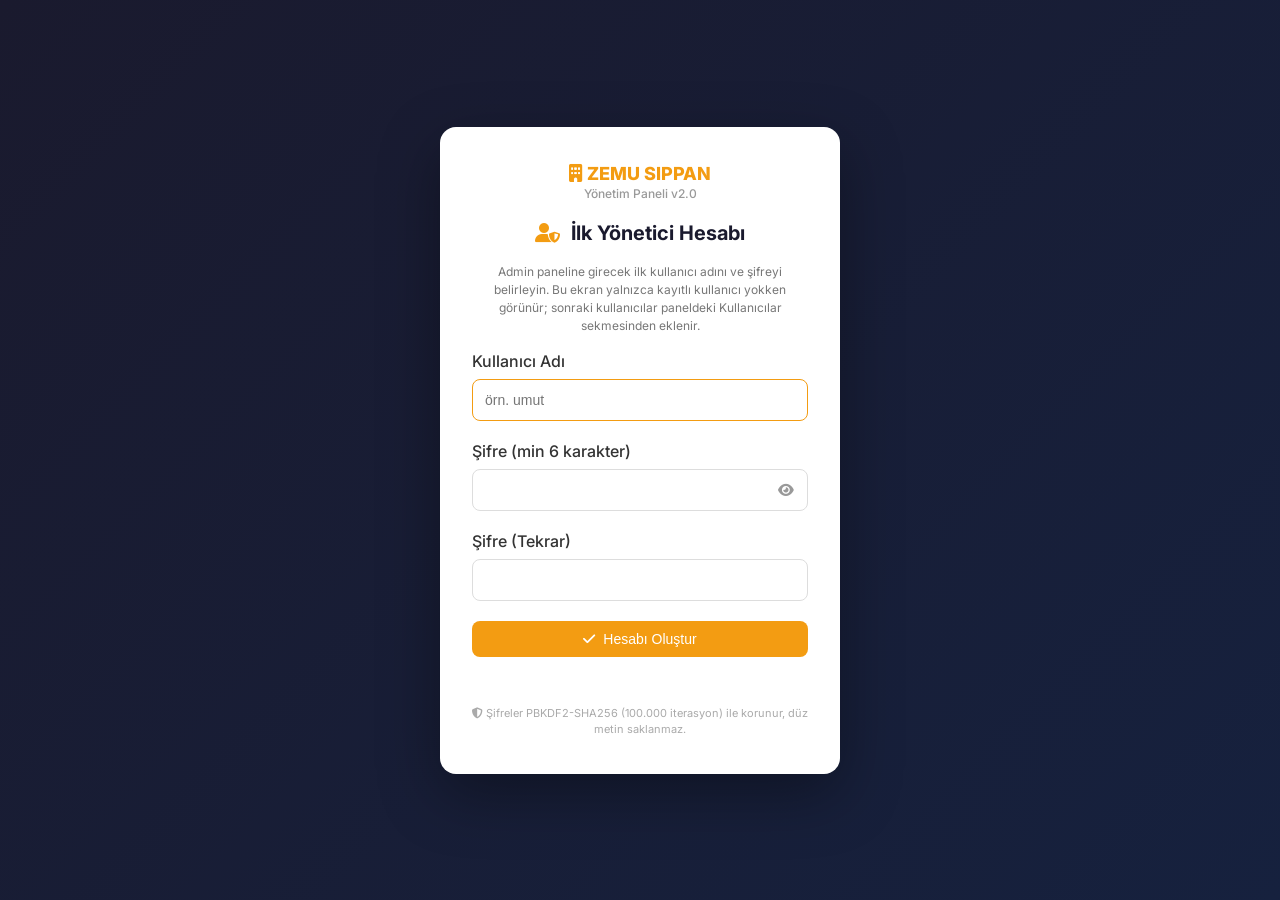
<file: admin/index.html>
﻿<!DOCTYPE html>
<html lang="tr">
<head>
    <meta charset="UTF-8">
    <meta name="viewport" content="width=device-width, initial-scale=1.0">
    <meta name="robots" content="noindex, nofollow">
    <title>Admin Panel - ZEMU SIPPAN</title>
    <link href="https://fonts.googleapis.com/css2?family=Inter:wght@300;400;500;600;700;800&display=swap" rel="stylesheet">
    <link rel="stylesheet" href="https://cdnjs.cloudflare.com/ajax/libs/font-awesome/6.4.0/css/all.min.css">
    <link rel="stylesheet" href="admin.css">
</head>
<body>
    <!-- ══════════ KİLİT EKRANI (giriş yapılmadan panel görünmez) ══════════ -->
    <div class="auth-overlay" id="auth-overlay">
        <div class="auth-card">
            <div class="auth-logo"><i class="fas fa-building"></i> ZEMU SIPPAN <span>Yönetim Paneli v2.0</span></div>
            <div id="login-form">
                <h2><i class="fas fa-lock"></i> Giriş Yap</h2>
                <div class="form-group">
                    <label>Kullanıcı Adı</label>
                    <input type="text" id="auth-username" autocomplete="username" placeholder="kullanıcı adınız">
                </div>
                <div class="form-group">
                    <label>Şifre</label>
                    <div class="password-wrap">
                        <input type="password" id="auth-password" autocomplete="current-password" placeholder="şifreniz">
                        <button type="button" class="eye-btn" onclick="togglePassword('auth-password', this)"><i class="fas fa-eye"></i></button>
                    </div>
                </div>
                <label class="remember-row"><input type="checkbox" id="auth-remember"> 7 gün boyunca beni hatırla</label>
                <button class="btn btn-primary btn-block" onclick="attemptLogin()"><i class="fas fa-right-to-bracket"></i> Giriş Yap</button>
                <div class="auth-error" id="auth-lock" style="display:none"></div>
                <div class="auth-error" id="auth-error"></div>
            </div>
            <div id="register-form" style="display:none">
                <h2><i class="fas fa-user-shield"></i> İlk Yönetici Hesabı</h2>
                <p class="auth-sub">Admin paneline girecek ilk kullanıcı adını ve şifreyi belirleyin. Bu ekran yalnızca kayıtlı kullanıcı yokken görünür; sonraki kullanıcılar paneldeki Kullanıcılar sekmesinden eklenir.</p>
                <div class="form-group">
                    <label>Kullanıcı Adı</label>
                    <input type="text" id="reg-username" autocomplete="username" placeholder="örn. umut">
                </div>
                <div class="form-group">
                    <label>Şifre (min 6 karakter)</label>
                    <div class="password-wrap">
                        <input type="password" id="reg-password" autocomplete="new-password">
                        <button type="button" class="eye-btn" onclick="togglePassword('reg-password', this)"><i class="fas fa-eye"></i></button>
                    </div>
                </div>
                <div class="form-group">
                    <label>Şifre (Tekrar)</label>
                    <input type="password" id="reg-password2" autocomplete="new-password">
                </div>
                <button class="btn btn-primary btn-block" onclick="registerFirstUser()"><i class="fas fa-check"></i> Hesabı Oluştur</button>
                <div class="auth-error" id="reg-error"></div>
            </div>
            <p class="auth-hint"><i class="fas fa-shield-halved"></i> Şifreler PBKDF2-SHA256 (100.000 iterasyon) ile korunur, düz metin saklanmaz.</p>
        </div>
    </div>

    <div class="admin-container" id="admin-container" style="visibility:hidden">
        <aside class="sidebar">
            <div class="sidebar-header">
                <h1><i class="fas fa-building"></i> ZEMU SIPPAN</h1>
                <p>Admin Panel v2.0</p>
            </div>
            <nav>
                <div class="nav-item active" data-section="dashboard"><i class="fas fa-home"></i><span>Dashboard</span></div>
                <div class="nav-item" data-section="categories"><i class="fas fa-folder"></i><span>Kategoriler</span></div>
                <div class="nav-item" data-section="projects"><i class="fas fa-project-diagram"></i><span>Projeler</span></div>
                <div class="nav-item" data-section="site-settings"><i class="fas fa-cog"></i><span>Site Ayarları</span></div>
                <div class="nav-item" data-section="users"><i class="fas fa-users"></i><span>Kullanıcılar</span></div>
                <div class="nav-item" data-section="export"><i class="fas fa-download"></i><span>Kod Dışa Aktar</span></div>
            </nav>
            <div class="sidebar-user">
                <span id="sidebar-username"><i class="fas fa-user-circle"></i> -</span>
                <button class="btn-logout" onclick="logout()" title="Çıkış Yap"><i class="fas fa-sign-out-alt"></i></button>
            </div>
        </aside>
        <main class="main-content">
            <section id="dashboard" class="section active">
                <div class="page-header"><h2>Dashboard</h2><p>Site istatistikleri ve hızlı işlemler</p></div>
                <div class="stats-grid">
                    <div class="stat-card"><div class="icon orange"><i class="fas fa-folder"></i></div><h4 id="stat-categories">0</h4><p>Kategori</p></div>
                    <div class="stat-card"><div class="icon blue"><i class="fas fa-project-diagram"></i></div><h4 id="stat-projects">0</h4><p>Proje</p></div>
                    <div class="stat-card"><div class="icon green"><i class="fas fa-language"></i></div><h4>2</h4><p>Dil (TR/EN)</p></div>
                    <div class="stat-card"><div class="icon purple"><i class="fas fa-clock"></i></div><h4 id="stat-last-update">-</h4><p>Son Güncelleme</p></div>
                </div>
                <div class="card">
                    <div class="card-header"><h3><i class="fas fa-bolt"></i> Hızlı İşlemler</h3></div>
                    <div style="display: flex; gap: 10px; flex-wrap: wrap;">
                        <button class="btn btn-primary" onclick="showSection('categories'); openCategoryModal();"><i class="fas fa-plus"></i> Yeni Kategori</button>
                        <button class="btn btn-primary" onclick="showSection('projects'); openProjectModal();"><i class="fas fa-plus"></i> Yeni Proje</button>
                        <button class="btn btn-secondary" onclick="showSection('export'); generateExport();"><i class="fas fa-download"></i> Kodu İndir</button>
                        <button class="btn btn-secondary" onclick="resetData()"><i class="fas fa-undo"></i> Sıfırla</button>
                    </div>
                </div>
            </section>
            <section id="categories" class="section">
                <div class="page-header"><h2>Kategori Yönetimi</h2><p>Kategorileri ekleyin, düzenleyin ve silin</p></div>
                <div class="card">
                    <div class="card-header"><h3>Tüm Kategoriler</h3><button class="btn btn-primary btn-sm" onclick="openCategoryModal()"><i class="fas fa-plus"></i> Yeni Ekle</button></div>
                    <div class="table-container"><table><thead><tr><th>Sıra</th><th>ID</th><th>Türkçe</th><th>İngilizce</th><th>Proje</th><th>İşlemler</th></tr></thead><tbody id="categories-table"></tbody></table></div>
                </div>
            </section>
            <section id="projects" class="section">
                <div class="page-header"><h2>Proje Yönetimi</h2><p>Projeleri ekleyin, düzenleyin ve yönetin</p></div>
                <div class="card">
                    <div class="card-header"><h3>Tüm Projeler</h3><button class="btn btn-primary btn-sm" onclick="openProjectModal()"><i class="fas fa-plus"></i> Yeni Ekle</button></div>
                    <div class="table-container"><table><thead><tr><th>Görsel</th><th>Başlık (TR)</th><th>Kategori</th><th>Fiyat</th><th>İşlemler</th></tr></thead><tbody id="projects-table"></tbody></table></div>
                </div>
            </section>
            <section id="site-settings" class="section">
                <div class="page-header"><h2>Site Ayarları</h2><p>Genel site ayarlarını düzenleyin</p></div>
                <div class="card">
                    <h3 style="margin-bottom: 20px;">İletişim Bilgileri</h3>
                    <div class="form-row">
                        <div class="form-group"><label>Telefon</label><input type="text" id="setting-phone" placeholder="+90 507 880 76 07"></div>
                        <div class="form-group"><label>E-posta</label><input type="email" id="setting-email" placeholder="info@zemusippan.com"></div>
                    </div>
                    <div class="form-group"><label>Adres</label><input type="text" id="setting-address" placeholder="Sakarya, Türkiye"></div>
                    <div class="form-row">
                        <div class="form-group"><label>Facebook</label><input type="url" id="setting-facebook" placeholder="https://facebook.com/..."></div>
                        <div class="form-group"><label>Instagram</label><input type="url" id="setting-instagram" placeholder="https://instagram.com/..."></div>
                    </div>
                    <button class="btn btn-primary" onclick="saveSiteSettings()"><i class="fas fa-save"></i> Kaydet</button>
                </div>
                <div class="card">
                    <h3 style="margin-bottom: 20px;">Hero (Ana Sayfa) Alanı</h3>
                    <div class="form-row">
                        <div class="form-group"><label>Slogan (TR)</label><input type="text" id="setting-slogan-tr" placeholder="Mimari tasarımlara bağlı kalıyoruz."></div>
                        <div class="form-group"><label>Slogan (EN)</label><input type="text" id="setting-slogan-en" placeholder="Pushing architectural boundaries."></div>
                    </div>
                    <div class="form-group"><label>Alt Slogan (TR)</label><textarea id="setting-subslogan-tr" placeholder="Yapısal yalıtımlı SIP panel teknolojisi..."></textarea></div>
                    <div class="form-group"><label>Alt Slogan (EN)</label><textarea id="setting-subslogan-en" placeholder="Using structural insulated SIP panel technology..."></textarea></div>
                    <button class="btn btn-primary" onclick="saveHeroSettings()"><i class="fas fa-save"></i> Kaydet</button>
                </div>
            </section>
            <section id="users" class="section">
                <div class="page-header"><h2>Kullanıcı Yönetimi</h2><p>Admin paneline giriş yapabilen kullanıcılar</p></div>
                <div class="card">
                    <div class="card-header"><h3>Kayıtlı Kullanıcılar</h3><button class="btn btn-primary btn-sm" onclick="openUserModal('add')"><i class="fas fa-user-plus"></i> Kullanıcı Ekle</button></div>
                    <div class="table-container"><table><thead><tr><th>Kullanıcı Adı</th><th>Oluşturulma</th><th>İşlemler</th></tr></thead><tbody id="users-table"></tbody></table></div>
                </div>
                <div class="card" style="background: #fff3e0; border: 1px solid #ffe0b2;">
                    <h3 style="color: #e65100; margin-bottom: 10px;"><i class="fas fa-shield-halved"></i> Güvenlik</h3>
                    <ul style="color: #bf360c; padding-left: 20px; line-height: 1.8;">
                        <li>Şifreler PBKDF2-SHA256 (100.000 iterasyon) + rastgele salt ile saklanır, düz metin asla saklanmaz</li>
                        <li>5 hatalı girişte hesap 5 dakika kilitlenir</li>
                        <li>30 dakika hareketsizlikte otomatik çıkış yapılır</li>
                        <li>Son kalan kullanıcı silinemez; kendi hesabınızı da silemezsiniz</li>
                    </ul>
                </div>
            </section>
            <section id="export" class="section">
                <div class="page-header"><h2>Kod Dışa Aktarma</h2><p>Değişiklikleri indirin ve sitenize uygulayın</p></div>
                <div class="card">
                    <div class="card-header"><h3><i class="fas fa-file-code"></i> Dosyaları İndir</h3></div>
                    <p style="color: #666; margin-bottom: 20px;">Aşağıdaki butonlarla güncellenmiş dosyaları indirin ve sitenizin <code>config/</code> klasörüne koyun.</p>
                    <div style="display: flex; gap: 10px; flex-wrap: wrap; margin-bottom: 20px;">
                        <button class="btn btn-primary" onclick="downloadFile('site.json')"><i class="fas fa-download"></i> site.json</button>
                        <button class="btn btn-primary" onclick="downloadFile('categories.json')"><i class="fas fa-download"></i> categories.json</button>
                        <button class="btn btn-primary" onclick="downloadFile('projects.json')"><i class="fas fa-download"></i> projects.json</button>
                        <button class="btn btn-primary" onclick="downloadFile('i18n.json')"><i class="fas fa-download"></i> i18n.json</button>
                    </div>
                </div>
                <div class="card">
                    <div class="card-header"><h3><i class="fas fa-code"></i> Kod Önizleme</h3></div>
                    <div class="export-tabs"><div class="export-tab active" data-file="site.json">site.json</div><div class="export-tab" data-file="categories.json">categories.json</div><div class="export-tab" data-file="projects.json">projects.json</div><div class="export-tab" data-file="i18n.json">i18n.json</div></div>
                    <div class="code-export" id="code-preview">// Kod burada görünecek...</div>
                    <button class="btn btn-primary" style="margin-top: 15px;" onclick="copyCode()"><i class="fas fa-copy"></i> Kopyala</button>
                </div>
                <div class="card" style="background: #fff3e0; border: 1px solid #ffe0b2;">
                    <h3 style="color: #e65100; margin-bottom: 15px;"><i class="fas fa-exclamation-triangle"></i> Önemli Notlar</h3>
                    <ul style="color: #bf360c; padding-left: 20px; line-height: 1.8;">
                        <li>Görselleri <code>images/</code> klasörüne manuel olarak koyun</li>
                        <li>Görsel alanlarına sadece dosya adını yazın (ör: <code>proje-1.jpg</code>) veya tam URL yapıştırın</li>
                        <li>Değişikliklerden sonra dosyaları indirip sitenize yükleyin</li>
                    </ul>
                </div>
            </section>
        </main>
    </div>
    <div class="modal-overlay" id="category-modal">
        <div class="modal">
            <div class="modal-header"><h3 id="category-modal-title">Yeni Kategori Ekle</h3><button class="modal-close" onclick="closeModal('category-modal')">&times;</button></div>
            <input type="hidden" id="category-edit-id">
            <div class="form-group"><label>Kategori ID (boş = TR addan otomatik üretilir)</label><input type="text" id="category-id-input" placeholder="konutlar"></div>
            <div class="form-group"><label>Türkçe Ad</label><input type="text" id="category-tr" placeholder="Konutlar"></div>
            <div class="form-group"><label>İngilizce Ad</label><input type="text" id="category-en" placeholder="Houses"></div>
            <div class="form-group"><label>Alt Öğeler (kategori alt sayfaları — opsiyonel, ID boşsa otomatik)</label><div id="category-items-list"></div><button type="button" class="btn btn-secondary btn-sm" onclick="addCategoryItemRow()"><i class="fas fa-plus"></i> Alt Öğe Ekle</button></div>
            <button class="btn btn-primary" onclick="saveCategory()"><i class="fas fa-save"></i> Kaydet</button>
        </div>
    </div>
    <div class="modal-overlay" id="project-modal">
        <div class="modal" style="max-width: 800px;">
            <div class="modal-header"><h3 id="project-modal-title">Yeni Proje Ekle</h3><button class="modal-close" onclick="closeModal('project-modal')">&times;</button></div>
            <input type="hidden" id="project-edit-id">
            <div class="tabs"><div class="tab active" data-project-tab="general">Genel</div><div class="tab" data-project-tab="images">Görseller</div><div class="tab" data-project-tab="details">Detaylar</div></div>
            <div id="project-tab-general" class="project-tab active">
                <div class="form-row">
                    <div class="form-group"><label>Proje ID (boş = başlıktan otomatik)</label><input type="text" id="project-id" placeholder="proje-yeni"></div>
                    <div class="form-group"><label>Kategori</label><select id="project-category"></select></div>
                </div>
                <div class="form-group"><label>Başlık (TR)</label><input type="text" id="project-title-tr" placeholder="Proje Adı"></div>
                <div class="form-group"><label>Başlık (EN)</label><input type="text" id="project-title-en" placeholder="Project Name"></div>
                <div class="form-row">
                    <div class="form-group"><label>Fiyat (€)</label><input type="number" id="project-price" placeholder="25000"></div>
                    <div class="form-group"><label>Metrekare (m²)</label><input type="number" id="project-sqm" placeholder="100"></div>
                </div>
            </div>
            <div id="project-tab-images" class="project-tab" style="display: none;">
                <div class="form-group"><label>Ana Görsel — dosya adı yazın (otomatik images/ öneki eklenir) veya tam URL</label><input type="text" id="project-main-image" placeholder="proje-adi.jpg veya https://..." list="image-suggestions" autocomplete="off"><datalist id="image-suggestions"></datalist><div class="image-preview" id="main-image-preview"><div class="placeholder"><i class="fas fa-image"></i><br>Görsel URL veya dosya adı</div></div></div>
                <div class="form-group"><label>Galeri Görselleri (her satıra dosya adı veya URL — images/ öneki otomatik)</label><textarea id="project-gallery" rows="5" placeholder="proje-1.jpg&#10;proje-2.jpg&#10;https://images.unsplash.com/..."></textarea></div>
            </div>
            <div id="project-tab-details" class="project-tab" style="display: none;">
                <div class="form-group"><label>Açıklama (TR)</label><textarea id="project-desc-tr" placeholder="Proje açıklaması..."></textarea></div>
                <div class="form-group"><label>Açıklama (EN)</label><textarea id="project-desc-en" placeholder="Project description..."></textarea></div>
                <div class="form-group"><label>Özellikler (her satıra: icon|tr|en)</label><textarea id="project-features" rows="5" placeholder="fa-bed|3 Yatak Odası|3 Bedrooms&#10;fa-bath|2 Banyo|2 Bathrooms"></textarea></div>
            </div>
            <div style="margin-top: 20px;"><button class="btn btn-primary" onclick="saveProject()"><i class="fas fa-save"></i> Kaydet</button></div>
        </div>
    </div>
    <div class="modal-overlay" id="user-modal">
        <div class="modal" style="max-width: 480px;">
            <div class="modal-header"><h3 id="user-modal-title">Kullanıcı Ekle</h3><button class="modal-close" onclick="closeModal('user-modal')">&times;</button></div>
            <input type="hidden" id="user-mode">
            <input type="hidden" id="user-target">
            <div class="form-group" id="user-username-field">
                <label>Kullanıcı Adı</label>
                <input type="text" id="user-username" placeholder="örn. umut">
            </div>
            <div class="form-group" id="user-old-field" style="display:none">
                <label>Mevcut Şifreniz</label>
                <div class="password-wrap">
                    <input type="password" id="user-old-pass">
                    <button type="button" class="eye-btn" onclick="togglePassword('user-old-pass', this)"><i class="fas fa-eye"></i></button>
                </div>
            </div>
            <div class="form-group">
                <label>Şifre (min 6 karakter)</label>
                <div class="password-wrap">
                    <input type="password" id="user-new-pass">
                    <button type="button" class="eye-btn" onclick="togglePassword('user-new-pass', this)"><i class="fas fa-eye"></i></button>
                </div>
            </div>
            <div class="form-group">
                <label>Şifre (Tekrar)</label>
                <input type="password" id="user-new-pass2">
            </div>
            <button class="btn btn-primary" onclick="saveUserForm()"><i class="fas fa-save"></i> Kaydet</button>
            <div class="auth-error" id="user-modal-error"></div>
        </div>
    </div>
    <div class="toast" id="toast"></div>
    <script src="admin.js"></script>
    <script type="module">
        // Yedek: JSON config dosyaları yüklenemezse config.js'ten devam edilir
        import { siteConfig } from '../config.js';
        window.FALLBACK_CONFIG = siteConfig;
    </script>
    <script src="auth.js"></script>
</body>
</html>
</file>
<file: admin/admin.css>
﻿* { margin: 0; padding: 0; box-sizing: border-box; }
body { font-family: 'Inter', sans-serif; background: #f5f5f5; }
.admin-container { display: flex; min-height: 100vh; }
.sidebar { width: 260px; background: #1a1a2e; color: white; padding: 20px 0; position: fixed; height: 100vh; overflow-y: auto; }
.sidebar-header { padding: 0 20px 30px; border-bottom: 1px solid #2d2d44; margin-bottom: 20px; }
.sidebar-header h1 { font-size: 20px; font-weight: 700; color: #f39c12; }
.sidebar-header p { font-size: 12px; color: #888; margin-top: 5px; }
.nav-item { display: flex; align-items: center; padding: 12px 20px; cursor: pointer; transition: all 0.2s; border-left: 3px solid transparent; }
.nav-item:hover, .nav-item.active { background: #2d2d44; border-left-color: #f39c12; }
.nav-item i { width: 24px; margin-right: 12px; font-size: 16px; }
.nav-item span { font-size: 14px; font-weight: 500; }
.main-content { flex: 1; margin-left: 260px; padding: 30px; }
.page-header { margin-bottom: 30px; }
.page-header h2 { font-size: 28px; font-weight: 700; color: #1a1a2e; }
.page-header p { color: #666; margin-top: 5px; }
.card { background: white; border-radius: 12px; padding: 24px; margin-bottom: 20px; box-shadow: 0 2px 10px rgba(0,0,0,0.05); }
.card-header { display: flex; justify-content: space-between; align-items: center; margin-bottom: 20px; }
.card-header h3 { font-size: 18px; font-weight: 600; }
.btn { padding: 10px 20px; border-radius: 8px; border: none; cursor: pointer; font-weight: 500; font-size: 14px; transition: all 0.2s; display: inline-flex; align-items: center; gap: 8px; }
.btn-primary { background: #f39c12; color: white; }
.btn-primary:hover { background: #e67e22; }
.btn-secondary { background: #e0e0e0; color: #333; }
.btn-secondary:hover { background: #d0d0d0; }
.btn-danger { background: #e74c3c; color: white; }
.btn-danger:hover { background: #c0392b; }
.btn-sm { padding: 6px 12px; font-size: 12px; }
.form-group { margin-bottom: 20px; }
.form-group label { display: block; font-weight: 500; margin-bottom: 8px; color: #333; }
.form-group input, .form-group textarea, .form-group select { width: 100%; padding: 12px; border: 1px solid #ddd; border-radius: 8px; font-size: 14px; transition: border-color 0.2s; }
.form-group input:focus, .form-group textarea:focus, .form-group select:focus { outline: none; border-color: #f39c12; }
.form-group textarea { resize: vertical; min-height: 100px; }
.form-row { display: grid; grid-template-columns: 1fr 1fr; gap: 20px; }
.table-container { overflow-x: auto; }
table { width: 100%; border-collapse: collapse; }
th, td { padding: 12px; text-align: left; border-bottom: 1px solid #eee; }
th { background: #f9f9f9; font-weight: 600; color: #333; }
td { color: #666; }
tr:hover { background: #f9f9f9; }
.tabs { display: flex; border-bottom: 2px solid #eee; margin-bottom: 20px; }
.tab { padding: 12px 24px; cursor: pointer; font-weight: 500; color: #666; border-bottom: 2px solid transparent; transition: all 0.2s; }
.tab:hover, .tab.active { color: #f39c12; border-bottom-color: #f39c12; }
.section { display: none; }
.section.active { display: block; }
.image-preview { width: 100%; max-width: 300px; height: 200px; border: 2px dashed #ddd; border-radius: 8px; display: flex; align-items: center; justify-content: center; margin-top: 10px; overflow: hidden; }
.image-preview img { width: 100%; height: 100%; object-fit: cover; }
.image-preview .placeholder { color: #999; text-align: center; }
.image-preview .placeholder i { font-size: 40px; margin-bottom: 10px; }
.stats-grid { display: grid; grid-template-columns: repeat(4, 1fr); gap: 20px; margin-bottom: 30px; }
.stat-card { background: white; border-radius: 12px; padding: 20px; box-shadow: 0 2px 10px rgba(0,0,0,0.05); }
.stat-card .icon { width: 50px; height: 50px; border-radius: 10px; display: flex; align-items: center; justify-content: center; font-size: 20px; margin-bottom: 15px; }
.stat-card .icon.orange { background: #fff3e0; color: #f39c12; }
.stat-card .icon.blue { background: #e3f2fd; color: #2196f3; }
.stat-card .icon.green { background: #e8f5e9; color: #4caf50; }
.stat-card .icon.purple { background: #f3e5f5; color: #9c27b0; }
.stat-card h4 { font-size: 24px; font-weight: 700; color: #1a1a2e; }
.stat-card p { color: #666; font-size: 14px; }
.modal-overlay { position: fixed; top: 0; left: 0; right: 0; bottom: 0; background: rgba(0,0,0,0.5); display: none; align-items: center; justify-content: center; z-index: 1000; }
.modal-overlay.active { display: flex; }
.modal { background: white; border-radius: 12px; padding: 30px; max-width: 600px; width: 90%; max-height: 90vh; overflow-y: auto; }
.modal-header { display: flex; justify-content: space-between; align-items: center; margin-bottom: 20px; }
.modal-header h3 { font-size: 20px; font-weight: 600; }
.modal-close { background: none; border: none; font-size: 24px; cursor: pointer; color: #999; }
.toast { position: fixed; bottom: 30px; right: 30px; background: #333; color: white; padding: 15px 25px; border-radius: 8px; display: none; z-index: 1001; }
.toast.show { display: block; animation: slideIn 0.3s ease; }
.toast.success { background: #27ae60; }
.toast.error { background: #e74c3c; }
@keyframes slideIn { from { transform: translateY(100px); opacity: 0; } to { transform: translateY(0); opacity: 1; } }
.code-export { background: #1a1a2e; color: #a9b7c6; padding: 20px; border-radius: 8px; font-family: 'Courier New', monospace; font-size: 12px; max-height: 400px; overflow-y: auto; white-space: pre-wrap; margin-top: 20px; }
.export-tabs { display: flex; gap: 10px; margin-bottom: 15px; }
.export-tab { padding: 8px 16px; background: #333; border-radius: 5px; cursor: pointer; font-size: 12px; }
.export-tab.active { background: #f39c12; color: white; }
.project-tab { display: none; }
.project-tab.active { display: block; }

/* ══════════ KİLİT EKRANI (Auth) ══════════ */
.auth-overlay { position: fixed; top: 0; left: 0; right: 0; bottom: 0; background: linear-gradient(135deg, #1a1a2e 0%, #16213e 100%); display: flex; align-items: center; justify-content: center; z-index: 5000; }
.auth-overlay.hidden { display: none; }
.auth-card { background: white; width: 400px; max-width: 92%; border-radius: 16px; padding: 36px 32px; box-shadow: 0 20px 60px rgba(0,0,0,0.35); animation: authIn 0.35s ease; }
@keyframes authIn { from { transform: translateY(20px) scale(0.97); opacity: 0; } to { transform: none; opacity: 1; } }
.auth-logo { text-align: center; font-weight: 800; color: #f39c12; font-size: 18px; margin-bottom: 20px; }
.auth-logo span { display: block; font-size: 12px; color: #999; font-weight: 500; margin-top: 2px; }
.auth-card h2 { text-align: center; color: #1a1a2e; font-size: 20px; margin-bottom: 18px; }
.auth-card h2 i { color: #f39c12; margin-right: 6px; }
.auth-sub { font-size: 12px; color: #777; text-align: center; margin-bottom: 16px; line-height: 1.5; }
.password-wrap { position: relative; }
.password-wrap input { padding-right: 44px !important; }
.eye-btn { position: absolute; right: 10px; top: 50%; transform: translateY(-50%); background: none; border: none; color: #999; cursor: pointer; font-size: 14px; padding: 4px; }
.eye-btn:hover { color: #f39c12; }
.remember-row { display: flex; align-items: center; gap: 8px; margin-bottom: 16px; font-size: 13px; color: #555; cursor: pointer; }
.remember-row input { width: auto !important; }
.btn-block { width: 100%; justify-content: center; }
.auth-error { color: #e74c3c; font-size: 13px; margin-top: 12px; min-height: 18px; text-align: center; line-height: 1.4; }
.auth-hint { margin-top: 18px; font-size: 11px; color: #aaa; text-align: center; line-height: 1.5; }
.sidebar { padding-bottom: 64px !important; }
.sidebar-user { position: absolute; bottom: 0; left: 0; right: 0; padding: 14px 20px; border-top: 1px solid #2d2d44; display: flex; align-items: center; justify-content: space-between; font-size: 13px; color: #ccc; }
.btn-logout { background: none; border: none; color: #e74c3c; cursor: pointer; font-size: 16px; padding: 4px 8px; border-radius: 6px; transition: background 0.2s; }
.btn-logout:hover { background: #2d2d44; }
.you-badge { background: #e8f5e9; color: #2e7d32; font-size: 10px; font-weight: 600; padding: 2px 7px; border-radius: 10px; margin-left: 6px; }
</file>
